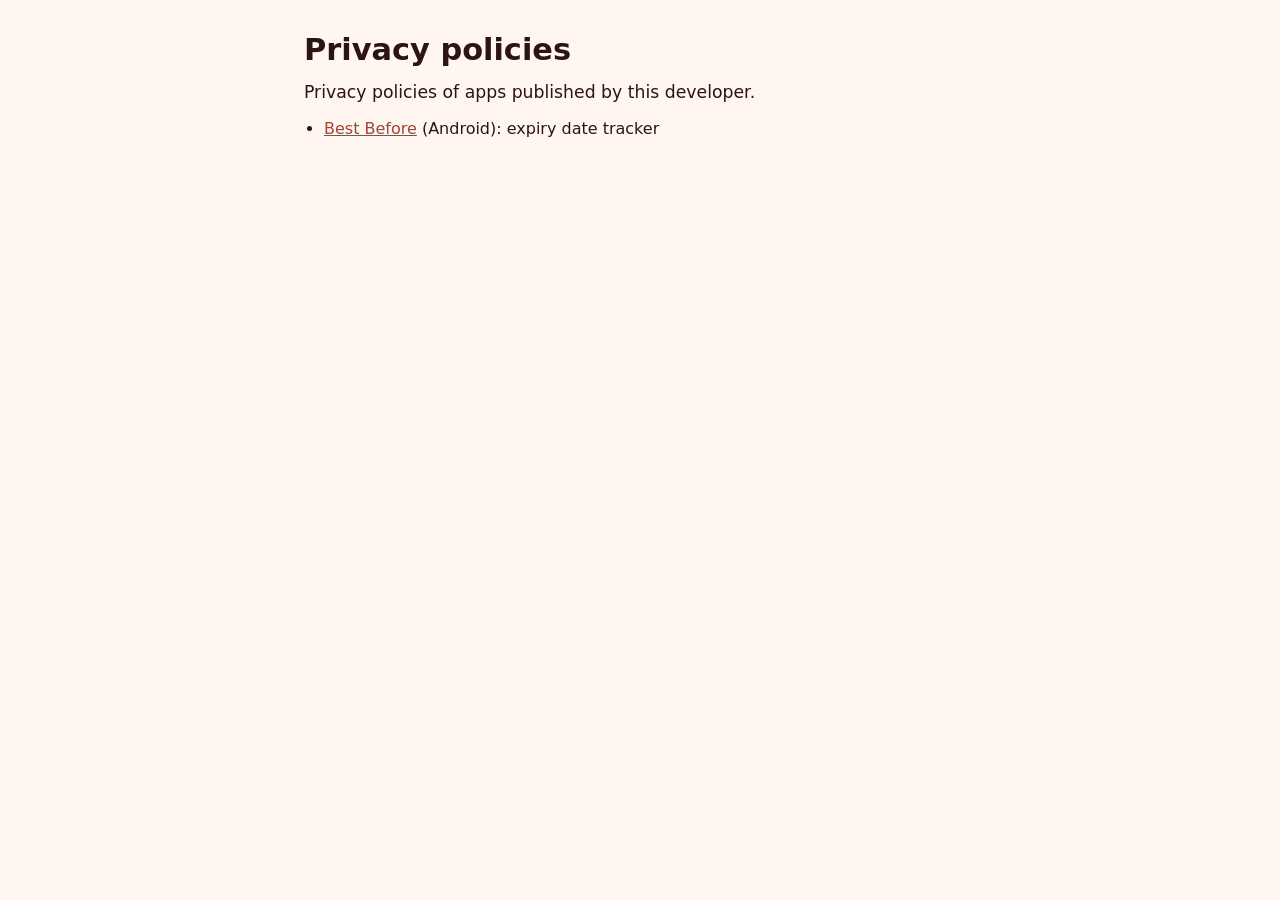
<file: index.html>
<!doctype html>
<html lang="en"><head><meta charset="utf-8"><meta name="viewport" content="width=device-width, initial-scale=1">
<title>Privacy policies</title><link rel="stylesheet" href="style.css"></head>
<body><main>
<h1>Privacy policies</h1>
<p class="lead">Privacy policies of apps published by this developer.</p>
<ul><li><a href="best-before/">Best Before</a> (Android): expiry date tracker</li></ul>
</main></body></html>
</file>
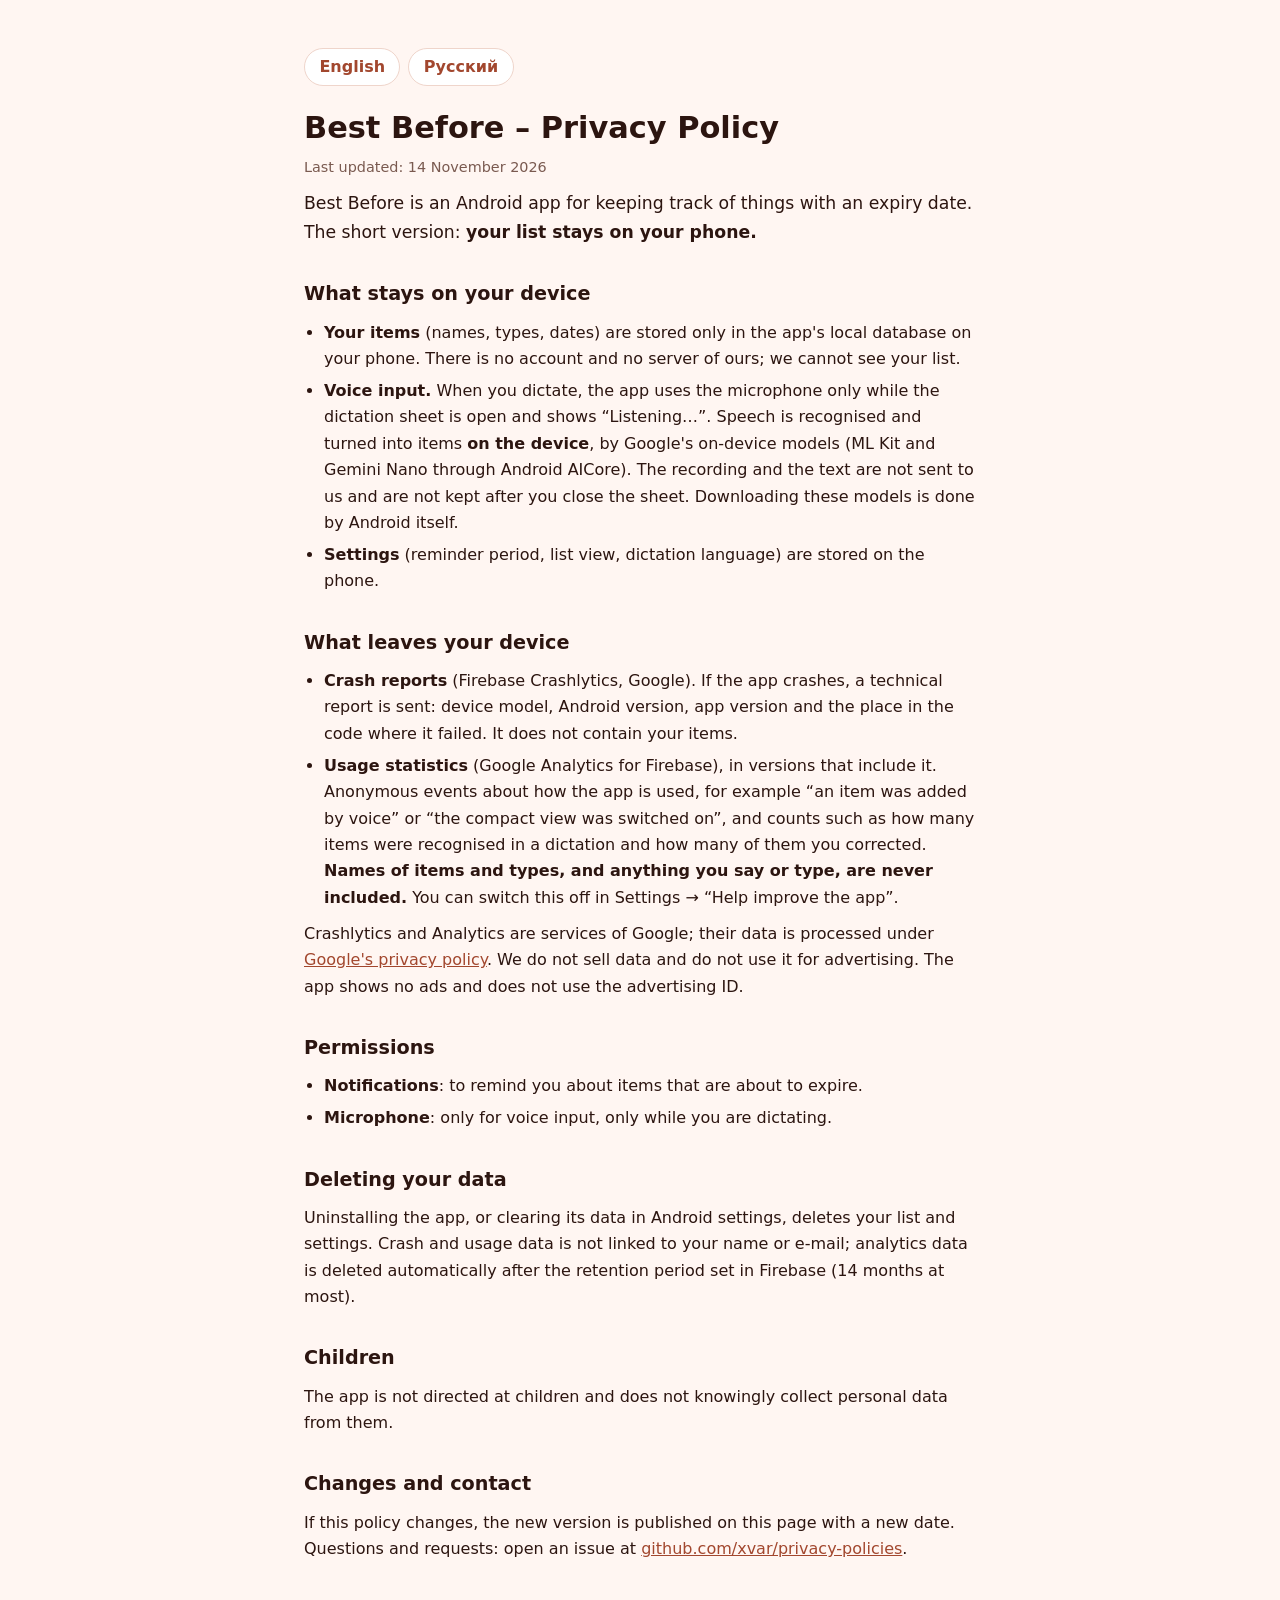
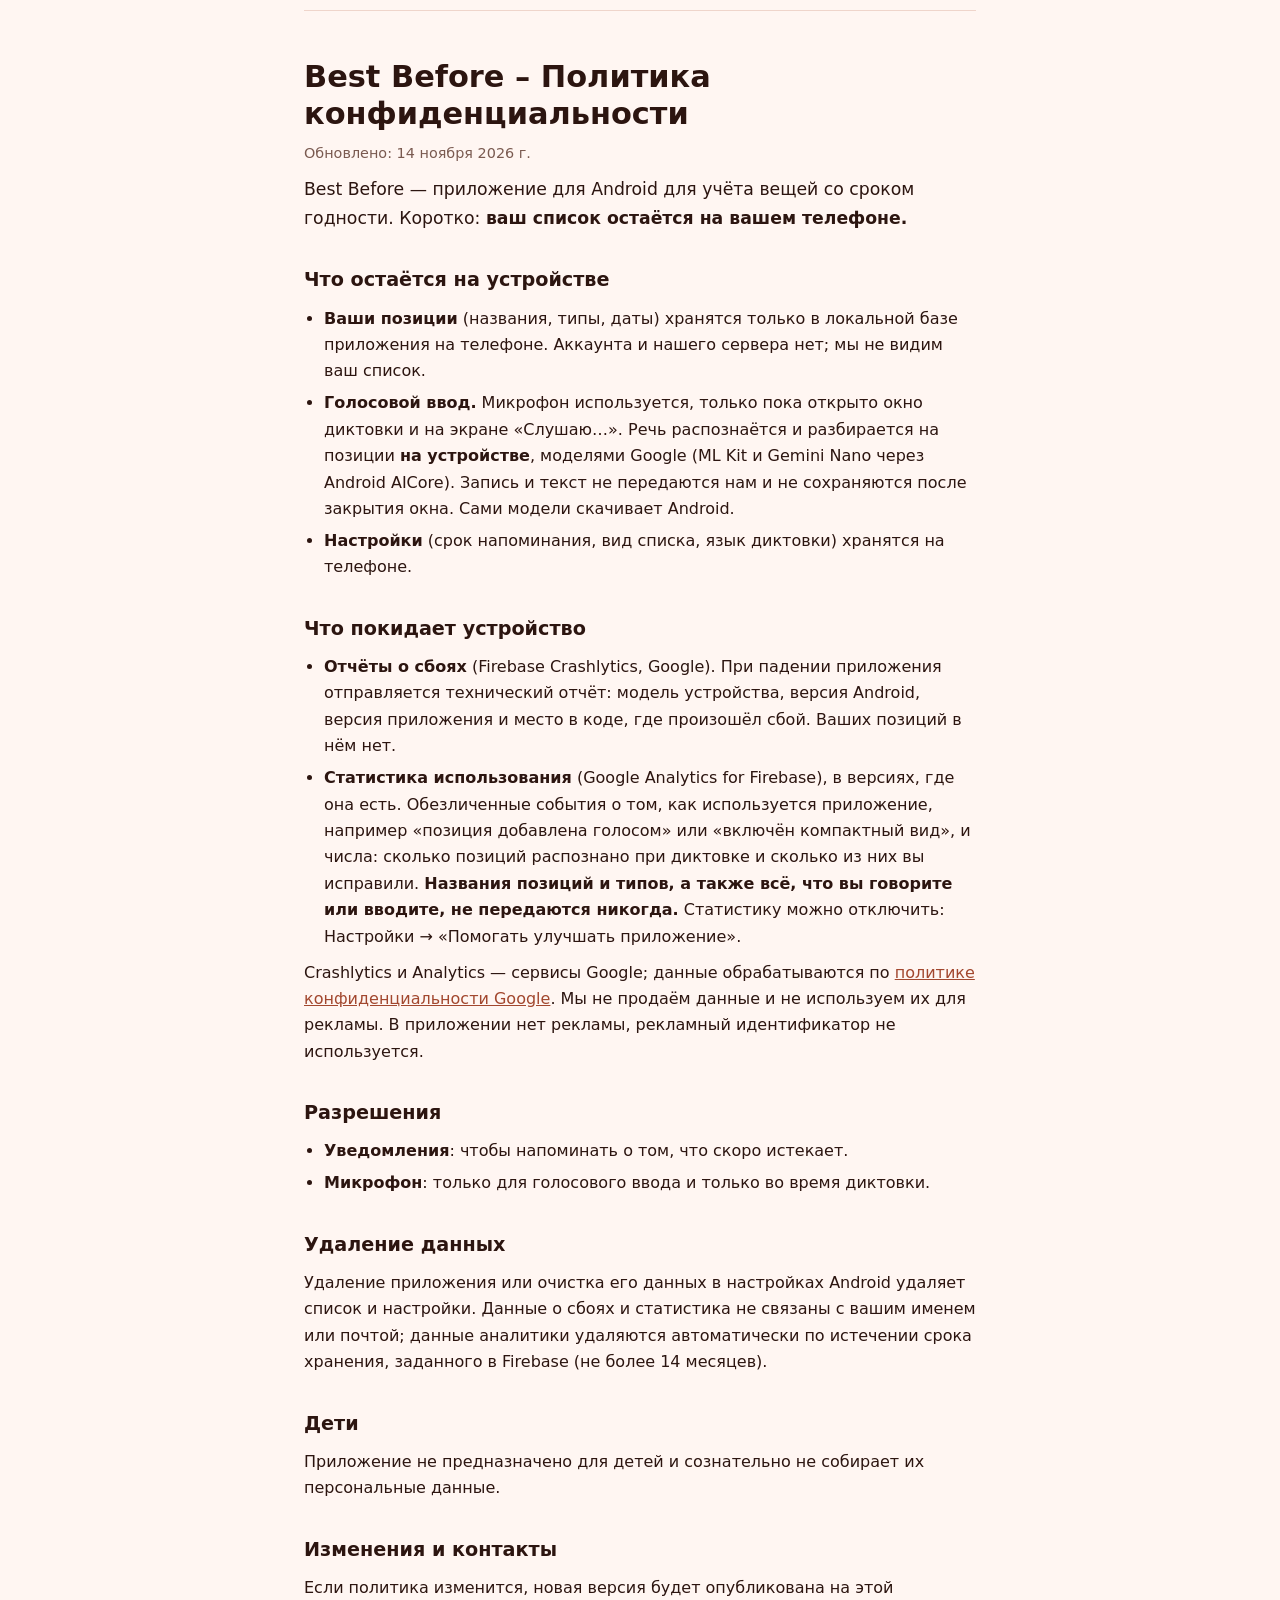
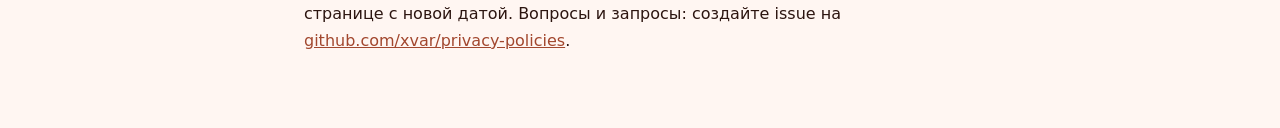
<file: best-before/index.html>
<!doctype html>
<html lang="en">
<head>
<meta charset="utf-8">
<meta name="viewport" content="width=device-width, initial-scale=1">
<title>Best Before – Privacy Policy</title>
<link rel="stylesheet" href="../style.css">
</head>
<body>
<main>
<nav class="lang"><a href="#en">English</a><a href="#ru">Русский</a></nav>

<article id="en" lang="en">
<h1>Best Before – Privacy Policy</h1>
<p class="meta">Last updated: 14 November 2026</p>
<p class="lead">Best Before is an Android app for keeping track of things with an expiry date. The short version: <strong>your list stays on your phone.</strong></p>

<h2>What stays on your device</h2>
<ul>
<li><strong>Your items</strong> (names, types, dates) are stored only in the app's local database on your phone. There is no account and no server of ours; we cannot see your list.</li>
<li><strong>Voice input.</strong> When you dictate, the app uses the microphone only while the dictation sheet is open and shows “Listening…”. Speech is recognised and turned into items <strong>on the device</strong>, by Google's on-device models (ML Kit and Gemini Nano through Android AICore). The recording and the text are not sent to us and are not kept after you close the sheet. Downloading these models is done by Android itself.</li>
<li><strong>Settings</strong> (reminder period, list view, dictation language) are stored on the phone.</li>
</ul>

<h2>What leaves your device</h2>
<ul>
<li><strong>Crash reports</strong> (Firebase Crashlytics, Google). If the app crashes, a technical report is sent: device model, Android version, app version and the place in the code where it failed. It does not contain your items.</li>
<li><strong>Usage statistics</strong> (Google Analytics for Firebase), in versions that include it. Anonymous events about how the app is used, for example “an item was added by voice” or “the compact view was switched on”, and counts such as how many items were recognised in a dictation and how many of them you corrected. <strong>Names of items and types, and anything you say or type, are never included.</strong> You can switch this off in Settings → “Help improve the app”.</li>
</ul>
<p>Crashlytics and Analytics are services of Google; their data is processed under <a href="https://policies.google.com/privacy">Google's privacy policy</a>. We do not sell data and do not use it for advertising. The app shows no ads and does not use the advertising ID.</p>

<h2>Permissions</h2>
<ul>
<li><strong>Notifications</strong>: to remind you about items that are about to expire.</li>
<li><strong>Microphone</strong>: only for voice input, only while you are dictating.</li>
</ul>

<h2>Deleting your data</h2>
<p>Uninstalling the app, or clearing its data in Android settings, deletes your list and settings. Crash and usage data is not linked to your name or e-mail; analytics data is deleted automatically after the retention period set in Firebase (14 months at most).</p>

<h2>Children</h2>
<p>The app is not directed at children and does not knowingly collect personal data from them.</p>

<h2>Changes and contact</h2>
<p>If this policy changes, the new version is published on this page with a new date. Questions and requests: open an issue at <a href="https://github.com/xvar/privacy-policies/issues">github.com/xvar/privacy-policies</a>.</p>
</article>

<hr>

<article id="ru" lang="ru">
<h1>Best Before – Политика конфиденциальности</h1>
<p class="meta">Обновлено: 14 ноября 2026 г.</p>
<p class="lead">Best Before — приложение для Android для учёта вещей со сроком годности. Коротко: <strong>ваш список остаётся на вашем телефоне.</strong></p>

<h2>Что остаётся на устройстве</h2>
<ul>
<li><strong>Ваши позиции</strong> (названия, типы, даты) хранятся только в локальной базе приложения на телефоне. Аккаунта и нашего сервера нет; мы не видим ваш список.</li>
<li><strong>Голосовой ввод.</strong> Микрофон используется, только пока открыто окно диктовки и на экране «Слушаю…». Речь распознаётся и разбирается на позиции <strong>на устройстве</strong>, моделями Google (ML Kit и Gemini Nano через Android AICore). Запись и текст не передаются нам и не сохраняются после закрытия окна. Сами модели скачивает Android.</li>
<li><strong>Настройки</strong> (срок напоминания, вид списка, язык диктовки) хранятся на телефоне.</li>
</ul>

<h2>Что покидает устройство</h2>
<ul>
<li><strong>Отчёты о сбоях</strong> (Firebase Crashlytics, Google). При падении приложения отправляется технический отчёт: модель устройства, версия Android, версия приложения и место в коде, где произошёл сбой. Ваших позиций в нём нет.</li>
<li><strong>Статистика использования</strong> (Google Analytics for Firebase), в версиях, где она есть. Обезличенные события о том, как используется приложение, например «позиция добавлена голосом» или «включён компактный вид», и числа: сколько позиций распознано при диктовке и сколько из них вы исправили. <strong>Названия позиций и типов, а также всё, что вы говорите или вводите, не передаются никогда.</strong> Статистику можно отключить: Настройки → «Помогать улучшать приложение».</li>
</ul>
<p>Crashlytics и Analytics — сервисы Google; данные обрабатываются по <a href="https://policies.google.com/privacy">политике конфиденциальности Google</a>. Мы не продаём данные и не используем их для рекламы. В приложении нет рекламы, рекламный идентификатор не используется.</p>

<h2>Разрешения</h2>
<ul>
<li><strong>Уведомления</strong>: чтобы напоминать о том, что скоро истекает.</li>
<li><strong>Микрофон</strong>: только для голосового ввода и только во время диктовки.</li>
</ul>

<h2>Удаление данных</h2>
<p>Удаление приложения или очистка его данных в настройках Android удаляет список и настройки. Данные о сбоях и статистика не связаны с вашим именем или почтой; данные аналитики удаляются автоматически по истечении срока хранения, заданного в Firebase (не более 14 месяцев).</p>

<h2>Дети</h2>
<p>Приложение не предназначено для детей и сознательно не собирает их персональные данные.</p>

<h2>Изменения и контакты</h2>
<p>Если политика изменится, новая версия будет опубликована на этой странице с новой датой. Вопросы и запросы: создайте issue на <a href="https://github.com/xvar/privacy-policies/issues">github.com/xvar/privacy-policies</a>.</p>
</article>
</main>
</body>
</html>
</file>
<file: style.css>
:root { --bg:#fff6f2; --surface:#ffffff; --fg:#2c1510; --muted:#7a5a50; --accent:#a2472e; --line:#efd5cb; }
@media (prefers-color-scheme: dark) { :root { --bg:#1f1513; --surface:#2a1d1a; --fg:#ffede7; --muted:#c9a79b; --accent:#ffb59e; --line:#4a332c; color-scheme: dark; } }
* { box-sizing: border-box; }
body { margin:0; background:var(--bg); color:var(--fg); font:16px/1.65 system-ui,-apple-system,"Segoe UI",Roboto,sans-serif; }
main { max-width:44rem; margin:0 auto; padding:2rem 16px 4rem; }
h1 { font-size:1.9rem; line-height:1.2; margin:0 0 .25rem; }
h2 { font-size:1.2rem; margin:2rem 0 .5rem; }
p, ul { margin:.6rem 0; } ul { padding-left:1.25rem; } li { margin:.35rem 0; }
a { color:var(--accent); }
.meta { color:var(--muted); font-size:.9rem; }
.lead { font-size:1.08rem; }
nav.lang { display:flex; gap:.5rem; margin:1rem 0 1.5rem; }
nav.lang a { border:1px solid var(--line); background:var(--surface); border-radius:999px; padding:.3rem .9rem; text-decoration:none; font-weight:600; }
hr { border:0; border-top:1px solid var(--line); margin:3rem 0; }
</file>
